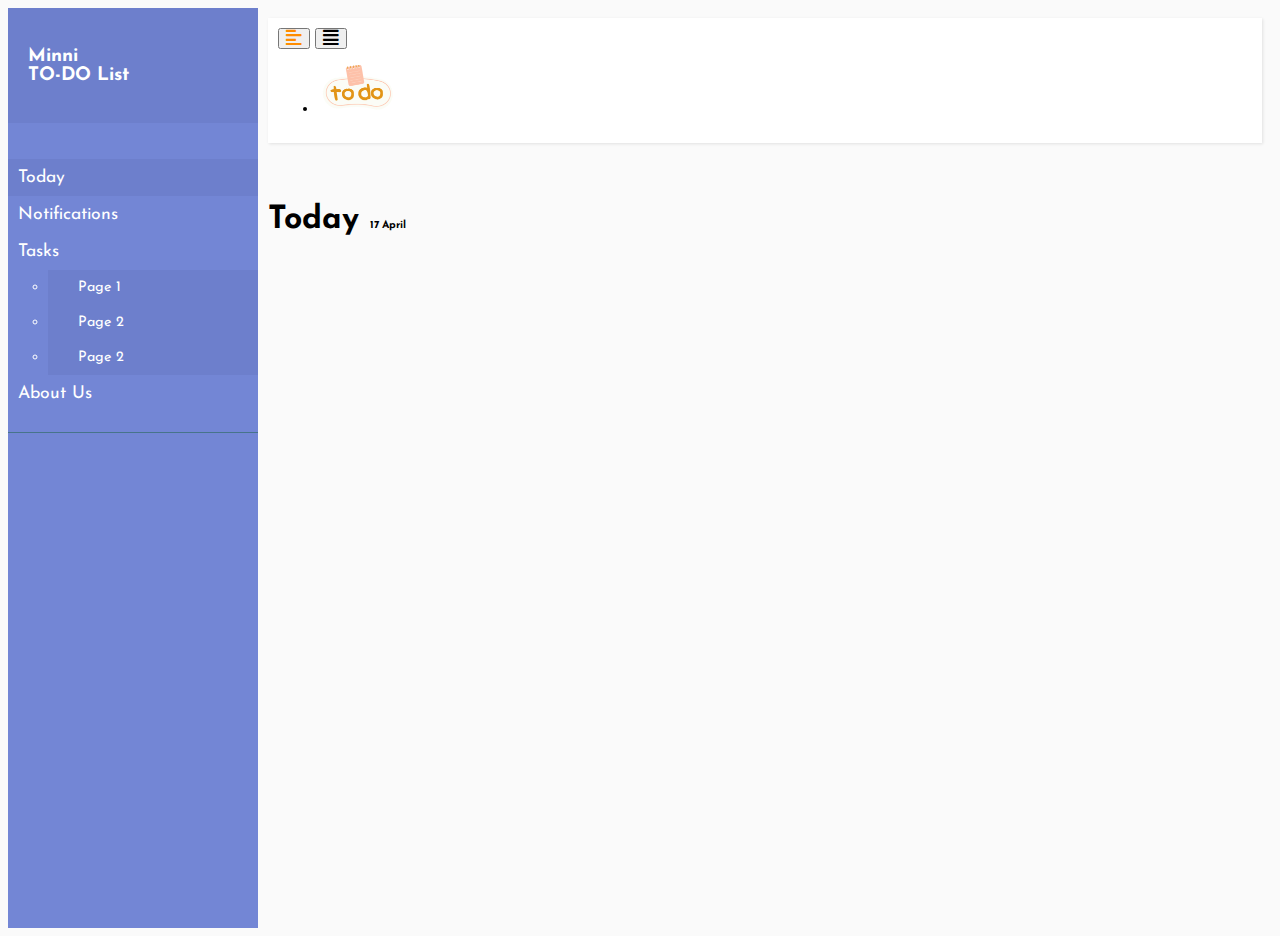
<file: index.html>
<!DOCTYPE html>
<html>
  <head>
    <meta charset="UTF-8">
    <meta name="viewport" content="width=device-width, initial-scale=1" />
    <title>Minni To-Do List</title>
    <!-- Link to Bootstrap stylesheet -->
    <script src="https://cdn.jsdelivr.net/npm/@popperjs/core@2.11.7/dist/umd/popper.min.js" integrity="sha384-zYPOMqeu1DAVkHiLqWBUTcbYfZ8osu1Nd6Z89ify25QV9guujx43ITvfi12/QExE" crossorigin="anonymous"></script>
    <link href="https://cdn.jsdelivr.net/npm/bootstrap@5.3.0-alpha3/dist/css/bootstrap.min.css" rel="stylesheet" integrity="sha384-KK94CHFLLe+nY2dmCWGMq91rCGa5gtU4mk92HdvYe+M/SXH301p5ILy+dN9+nJOZ" crossorigin="anonymous">
    <link rel="stylesheet" href="https://pro.fontawesome.com/releases/v5.10.0/css/all.css"/>
    <link rel="stylesheet" href="navigation.css">

    <div class="wrapper">
      <!-- Sidebar  -->
      <nav id="sidebar">
          <div class="sidebar-header">
              <h3>Minni<br>TO-DO List</h3>
          </div>

          <ul class="list-unstyled components">
              <li class="active">
                  <a href="#">Today</a>
              </li>
              <li>
                  <a href="#">Notifications</a>
              </li>
              <li class="nav-item dropdown">
                <a class="nav-link dropdown-toggle" href="#pageSubmenu" role="button" data-bs-toggle="collapse" aria-expanded="false">Tasks</a>
                  <ul class="collapse list-unstyled" id="pageSubmenu">
                      <li>
                          <a class="dropdown-item" href="#">Page 1</a>
                      </li>
                      <li>
                          <a class="dropdown-item" href="#">Page 2</a>
                      </li>
                      <li>
                          <a class="dropdown-item" href="#">Page 2</a>
                      </li>
                  </ul>
              </li>
              <li>
                  <a href="#">About Us</a>
              </li>
          </ul>
      </nav>

      <!-- Page Content  -->
      <div id="content">

          <nav class="navbar navbar-expand-lg navbar-light bg-light">
              <div class="container-fluid">

                <button type="button" id="sidebarCollapse" class="btn btn-light">
                  <div class="d-flex align-items-center">
                    <i class="fas fa-align-left fa-lg mr-2" style="color: darkorange;"></i>
                  </div>
                </button>
                  </button>
                  <button class="btn btn-dark d-inline-block d-lg-none ml-auto" type="button" data-toggle="collapse" data-target="#navbarSupportedContent" aria-controls="navbarSupportedContent" aria-expanded="false" aria-label="Toggle navigation">
                      <i class="fas fa-align-justify fa-lg"></i>
                  </button>

                  <div class="collapse navbar-collapse" id="navbarSupportedContent">
                      <ul class="nav navbar-nav ml-auto">
                          <li class="nav-item active">
                              <a href="#" class="navbar-brand">
                                <img class="d=inline-block align-top" src="logo.png"
                                width="80" height="47.5"/>
                              </a>
                          </li>
                      </ul>
                  </div>
              </div>
          </nav>

          <div class="container mx-5">
            <header id="header">
              <h1 style="display: inline-block;"><b>Today</b></h1>
              <h6 style="display: inline-block;">&nbsp 17 April</h2>
            </header>
            

          </div>

          


    <!-- Link to jQuery and Bootstrap JavaScript -->
    <script src="https://code.jquery.com/jquery-3.5.1.slim.min.js"></script>
    <script src="https://cdn.jsdelivr.net/npm/bootstrap@5.1.3/dist/js/bootstrap.min.js"></script>
    <script>
      $(document).ready(function () {
            $('#sidebarCollapse').on('click', function () {
                $('#sidebar').toggleClass('active');
            });
        });
    </script>
  </body>
</html>
</file>
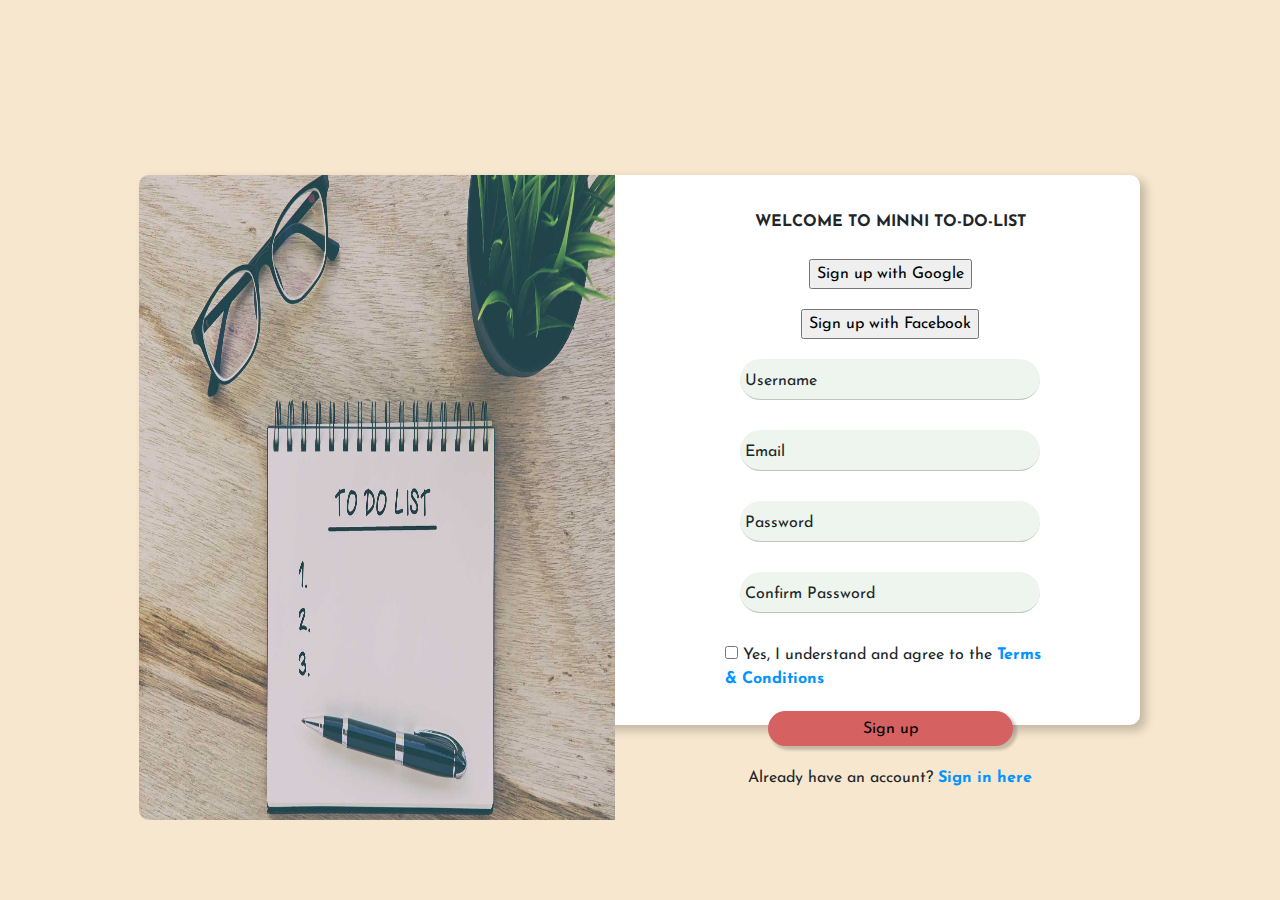
<file: src/register.html>
<!DOCTYPE html>
<html lang="en">
<head>
    <meta charset="UTF-8">
    <meta http-equiv="X-UA-Compatible" content="IE=edge">
    <meta name="viewport" content="width=device-width, initial-scale=1.0">
    <link rel="stylesheet" href="styles/registerstyles.css">
    <link rel="stylesheet" href="https://cdn.jsdelivr.net/npm/bootstrap@5.2.3/dist/css/bootstrap.min.css">   
</head>
<body>
    <div class="wrapper">
        <div class="container main">
            <div class="row">
                <div class="col-md-6 side-image">
                    <img src="assets\test.jpg" class="side-image">
                
                </div>
                <div class="col-md-6 right">
                    <div class="input-box">
                       <header>WELCOME TO MINNI TO-DO-LIST</header>
                       <div class="input-field">
                           <input type="submit" class="google" value="Sign up with Google">  
                       </div>
                       <div class="input-field">
                           <input type="submit" class="facebook" value="Sign up with Facebook"> 
                       </div>
                       <div class="input-field">
                           <input type="text" class="input" id="username" required autocomplete="off">
                           <label for="username">Username</label>
                       </div>
                       <div class="input-field">
                           <input type="text" class="input" id="email" required autocomplete="off">
                           <label for="email">Email</label>
                       </div>
                       <div class="input-field">
                           <input type="password" class="input" id="password" required>
                           <label for="password">Password</label>
                       </div>
                       <div class="input-field">
                           <input type="password" class="input" id="confirmpassword" required>
                           <label for="confirmpassword">Confirm Password</label>
                       </div>
                       <div class="terms">
                           <input type="checkbox" >
                           <span>Yes, I understand and agree to the <a href="#">Terms & Conditions </a></span>
                       </div>
                       <div class="input-field">
                           <input type="submit" class="submit" value="Sign up" onclick="window.location.href='index.html'">
                       </div>                      
                       <div class="signin">
                           <span>Already have an account? <a href="login.html">Sign in here</a></span>
                       </div>
                     </div>
                </div>
            </div>
        </div>
    </div>
</body>
</html>
</file>
<file: navigation.css>
/*
    DEMO STYLE
*/

@import "https://fonts.googleapis.com/css?family=Josefin Sans:300,400,500,600,700";
body {
    font-family: 'Josefin Sans', sans-serif;
    background: #fafafa;
}

p {
    font-family: 'Josefin Sans', sans-serif;
    font-size: 1.1em;
    font-weight: 300;
    line-height: 1.7em;
    color: #999;
}

a,
a:hover,
a:focus {
    color: inherit;
    text-decoration: none;
    transition: all 0.3s;
}

.navbar {
    padding: 10px 10px;
    background: #fff;
    border: none;
    border-radius: 0;
    margin-bottom: 40px;
    box-shadow: 1px 1px 3px rgba(0, 0, 0, 0.1);
}

.navbar-btn {
    box-shadow: none;
    outline: none !important;
    border: none;
}

.line {
    width: 100%;
    height: 1px;
    border-bottom: 1px dashed #ddd;
    margin: 40px 0;
}

/* ---------------------------------------------------
    SIDEBAR STYLE
----------------------------------------------------- */

.wrapper {
    display: flex;
    width: 100%;
    align-items: stretch;
}

#sidebar {
    min-width: 250px;
    max-width: 250px;
    background: #7386D5;
    color: #fff;
    transition: all 0.3s;
}

#sidebar.active {
    margin-left: -250px;
}

#sidebar .sidebar-header {
    padding: 20px;
    background: #6d7fcc;
}

#sidebar ul.components {
    padding: 20px 0;
    border-bottom: 1px solid #47748b;
}

#sidebar ul p {
    color: #fff;
    padding: 10px;
}

#sidebar ul li a {
    padding: 10px;
    font-size: 1.1em;
    display: block;
}

#sidebar ul li a:hover {
    color: #7386D5;
    background: #fff;
}

#sidebar ul li.active>a,
a[aria-expanded="true"] {
    color: #fff;
    background: #6d7fcc;
}

a[data-toggle="collapse"] {
    position: relative;
}

.dropdown-toggle::after {
    display: block;
    position: absolute;
    top: 50%;
    right: 20px;
    transform: translateY(-50%);
}

ul ul a {
    font-size: 0.9em !important;
    padding-left: 30px !important;
    background: #6d7fcc;
}

ul.CTAs {
    padding: 20px;
}

ul.CTAs a {
    text-align: center;
    font-size: 0.9em !important;
    display: block;
    border-radius: 5px;
    margin-bottom: 5px;
}

/* ---------------------------------------------------
    CONTENT STYLE
----------------------------------------------------- */

#content {
    width: 100%;
    padding: 10px;
    min-height: 100vh;
    transition: all 0.3s;
}

/* ---------------------------------------------------
    MEDIAQUERIES
----------------------------------------------------- */

@media (max-width: 768px) {
    #sidebar {
        margin-left: -250px;
    }
    #sidebar.active {
        margin-left: 0;
    }
    #sidebarCollapse span {
        display: none;
    }
}
</file>
<file: src/styles/registerstyles.css>
@import url('https://fonts.googleapis.com/css2?family=Nunito:wght@400;600;800&display=swap');
@import "https://fonts.googleapis.com/css?family=Josefin Sans:300,400,500,600,700";

*{
    font-family: 'Josefin Sans', sans-serif;

}
.wrapper{
    background: #f7e7ce;
    padding: 0 20px 0 20px;
}
.main{
    display: flex;
    justify-content: center;
    align-items: center;
    min-height: 100vh;
}
.row{
    width: 1000px;
    height: 550px;
    border-radius: 10px;
    background: #fff;
    box-shadow: 5px 5px 10px 1px rgba(0,0,0,0.2);
}
.side-image{
    background-position: center;
    background-size: cover;
    background-repeat: no-repeat;
    position: relative;
    border-radius: 10px 0 0 10px;
}

img{
    width: 100%;
    height: 100%;
    position: absolute;
    left: -13px;
}

.text p{
    color: #fff;
    font-size: 18px;
}
i{
    font-weight: 400;
    font-size: 20px;
}
.right{
    display: flex;
    justify-content: center;
    align-items: center;
    position: relative;
}
.input-box{
    width: 330px;
    border-radius: 25px;
    box-sizing: border-box;
}
.input-box header{
    font-weight: 700;
    text-align: center;
    margin-bottom: 25px;
    margin-top: 35px;
}
.input-field{
    border-radius: 20px;
    display: flex;
    flex-direction: column;
    position: relative;
    align-items: center;
    padding: 0 20px 0 20px;
    margin-top: 20px;
    margin-bottom: 20px;
}
.input{
    height: 40px; 
    width: 300px;
    background: rgba(113, 174, 120, 0.12);
    border: none;
    border-bottom: 1px solid rgba(0,0,0,0.2); 
    outline: none;
    padding: 20px;
    border-radius: 25px;
    margin-bottom: 10px;
    color: #40414a;
}
.input-box .input-field label{
    position: absolute;
    top: 10px;
    left: 20px;
    pointer-events: none;
    transition: .5s;
}
.input-field .input:focus ~ label{
    top: -10px;
    font-size: 13px;
}
.input-field .input:valid ~ label{
    top: -10px;
    font-size: 13px;
    color: #5d5076;
}
.input-field .input:focus, .input-field .input:valid{
    border-bottom: 1px solid #743ae1;
}

.submit{
    border: none;
    outline: none;
    justify-content: center;
    align-items: center;
    text-align: center;
    height: 35px;
    width: 245px;
    background: #D66161;
    border-radius: 25px;
    transition: .4s;
    box-shadow: 3px 3px 3px 1px rgba(0,0,0,0.2);
}
.submit:hover{
    background: #0094FF;
    text-align: center;
    color: #fff;
}

.signin{
    text-align: center;
    font-size: 16px;
    margin-bottom: 30px;
    margin-top: 10px;
}

span a{
    font-size: 16px;
    text-decoration: none;
    font-weight: 700;
    color: #0094FF;
    transition: .5s;
}
span a:hover{
    text-decoration: underline;
    color: #0094FF;
}
@media only screen and (max-width: 768px){
    .side-image{
        border-radius: 10px 10px 0 0;

    }
    img{
        width: 106.5%;
        position: absolute;
    }
    
    .text p,i{
        font-size: 17px;
    }
    .row{
        max-width: 420px;
        width: 100%;
        height: 100%;
        margin-bottom: 40px;
    }
}
</file>
